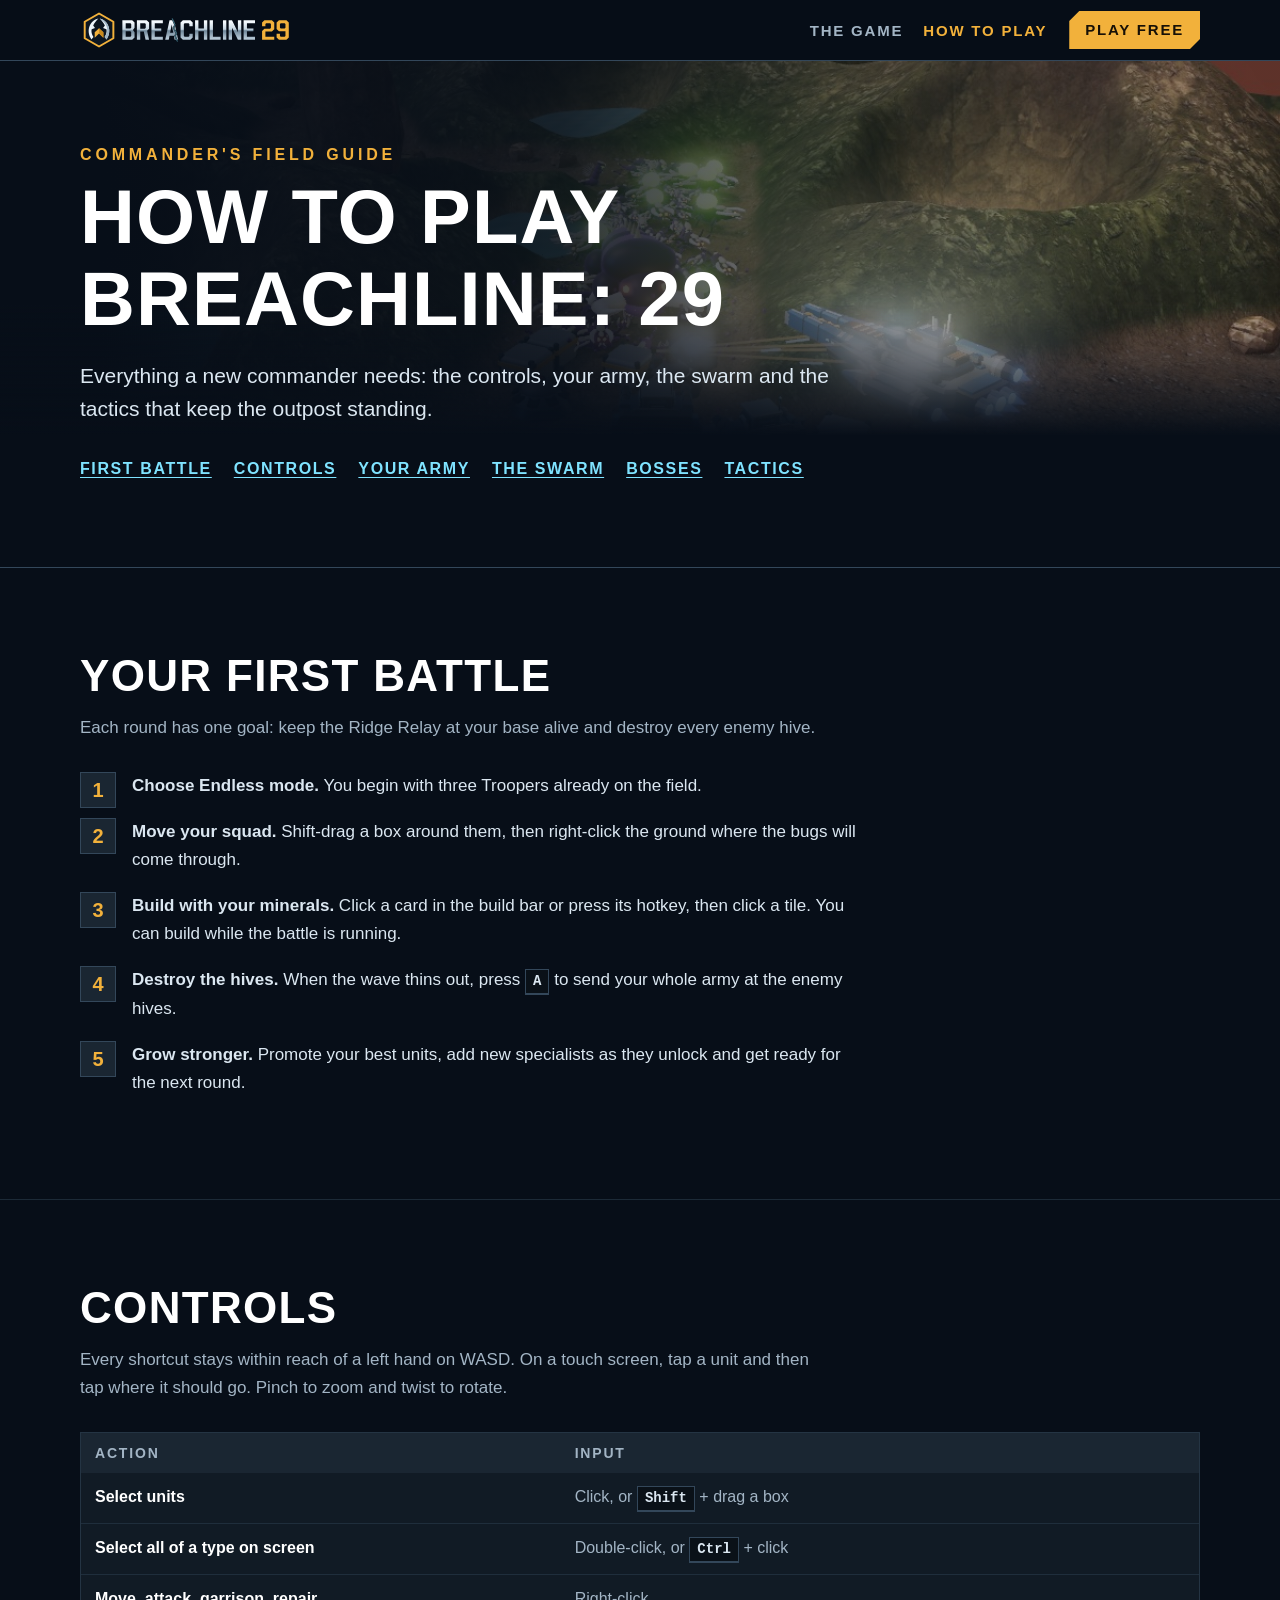
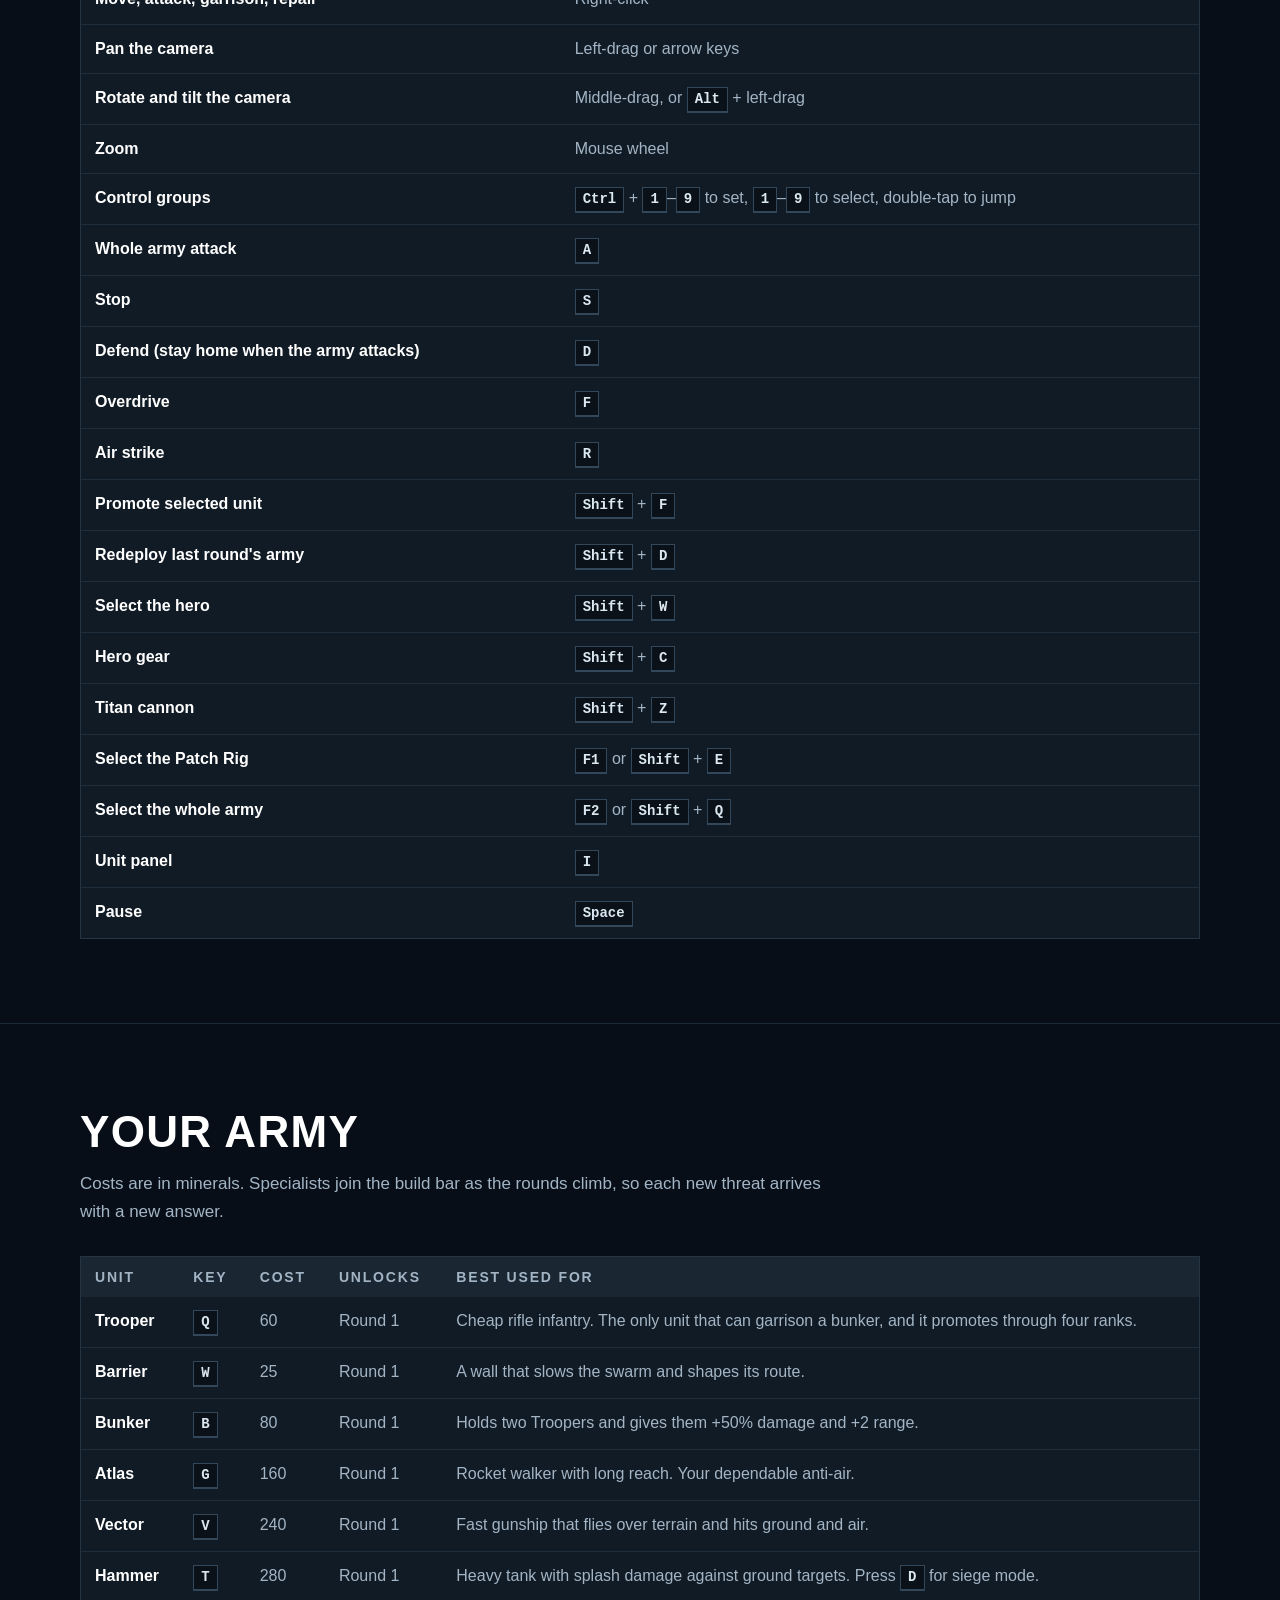
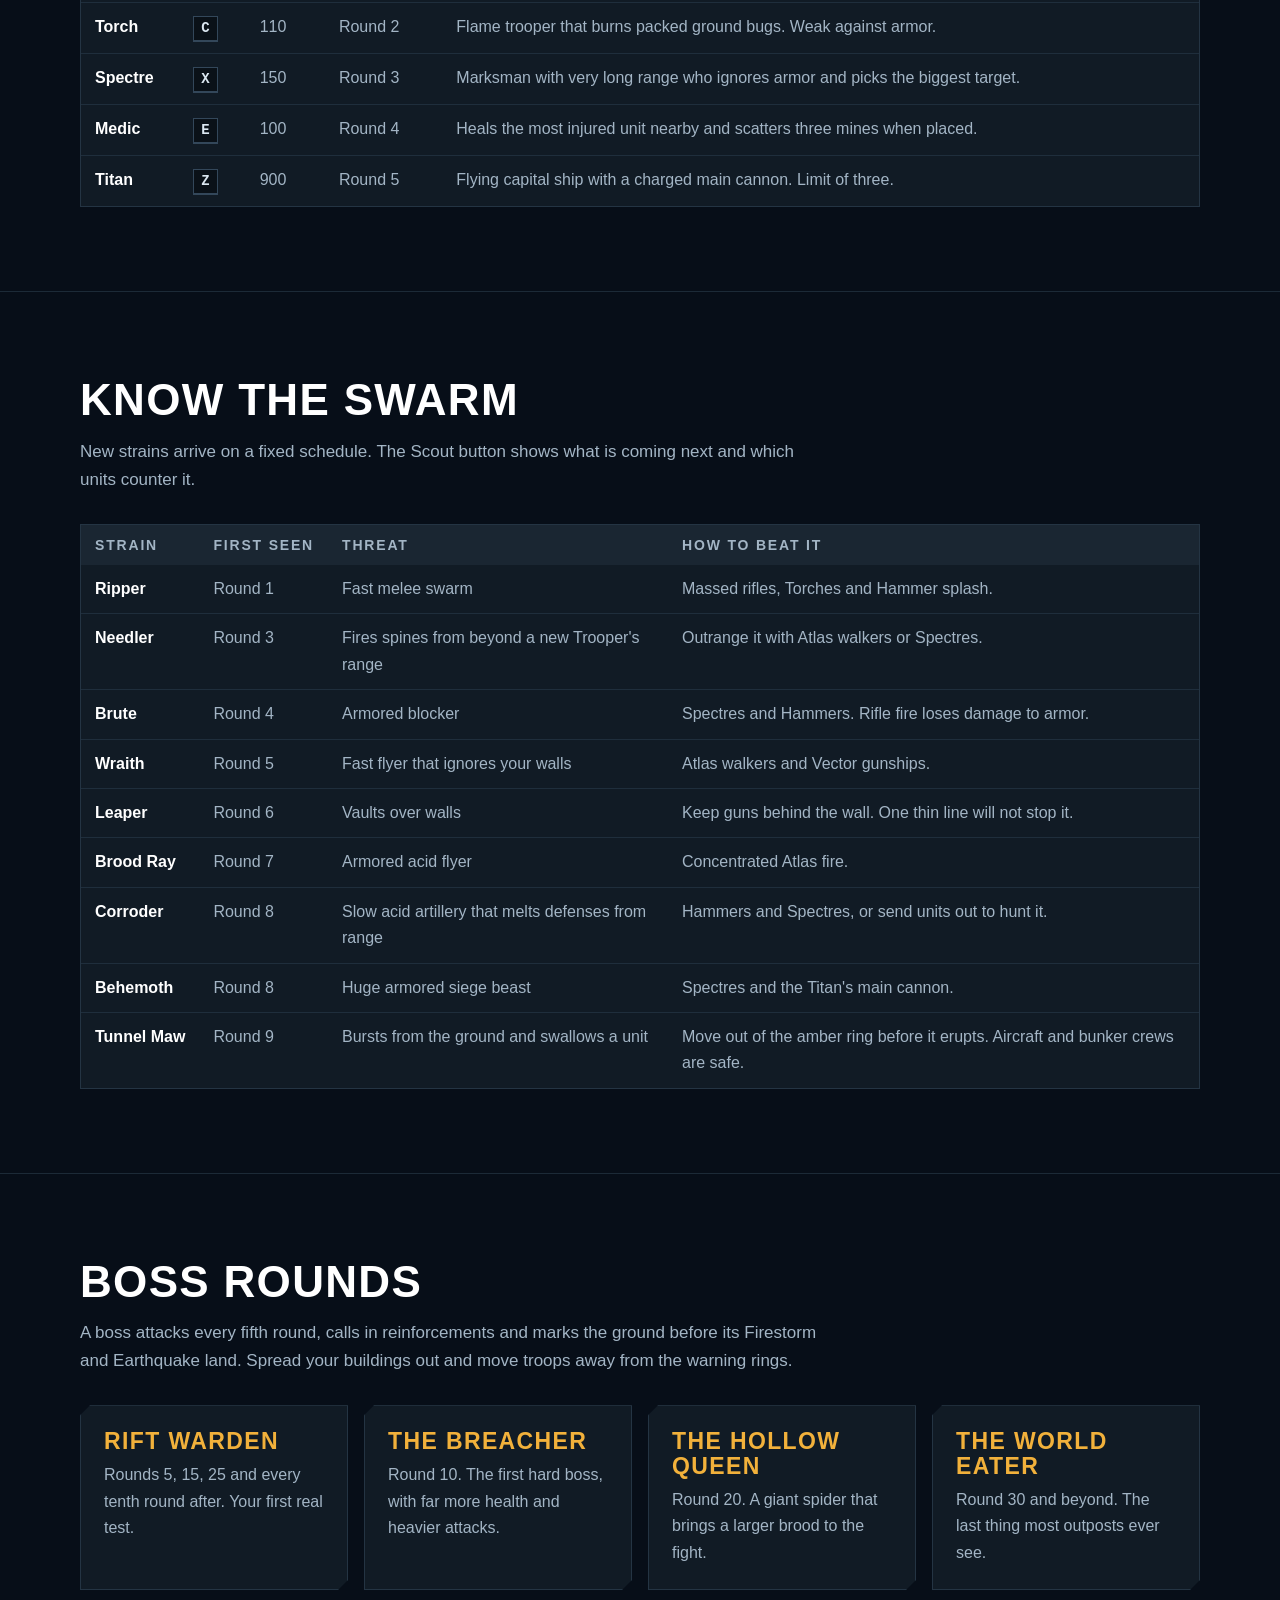
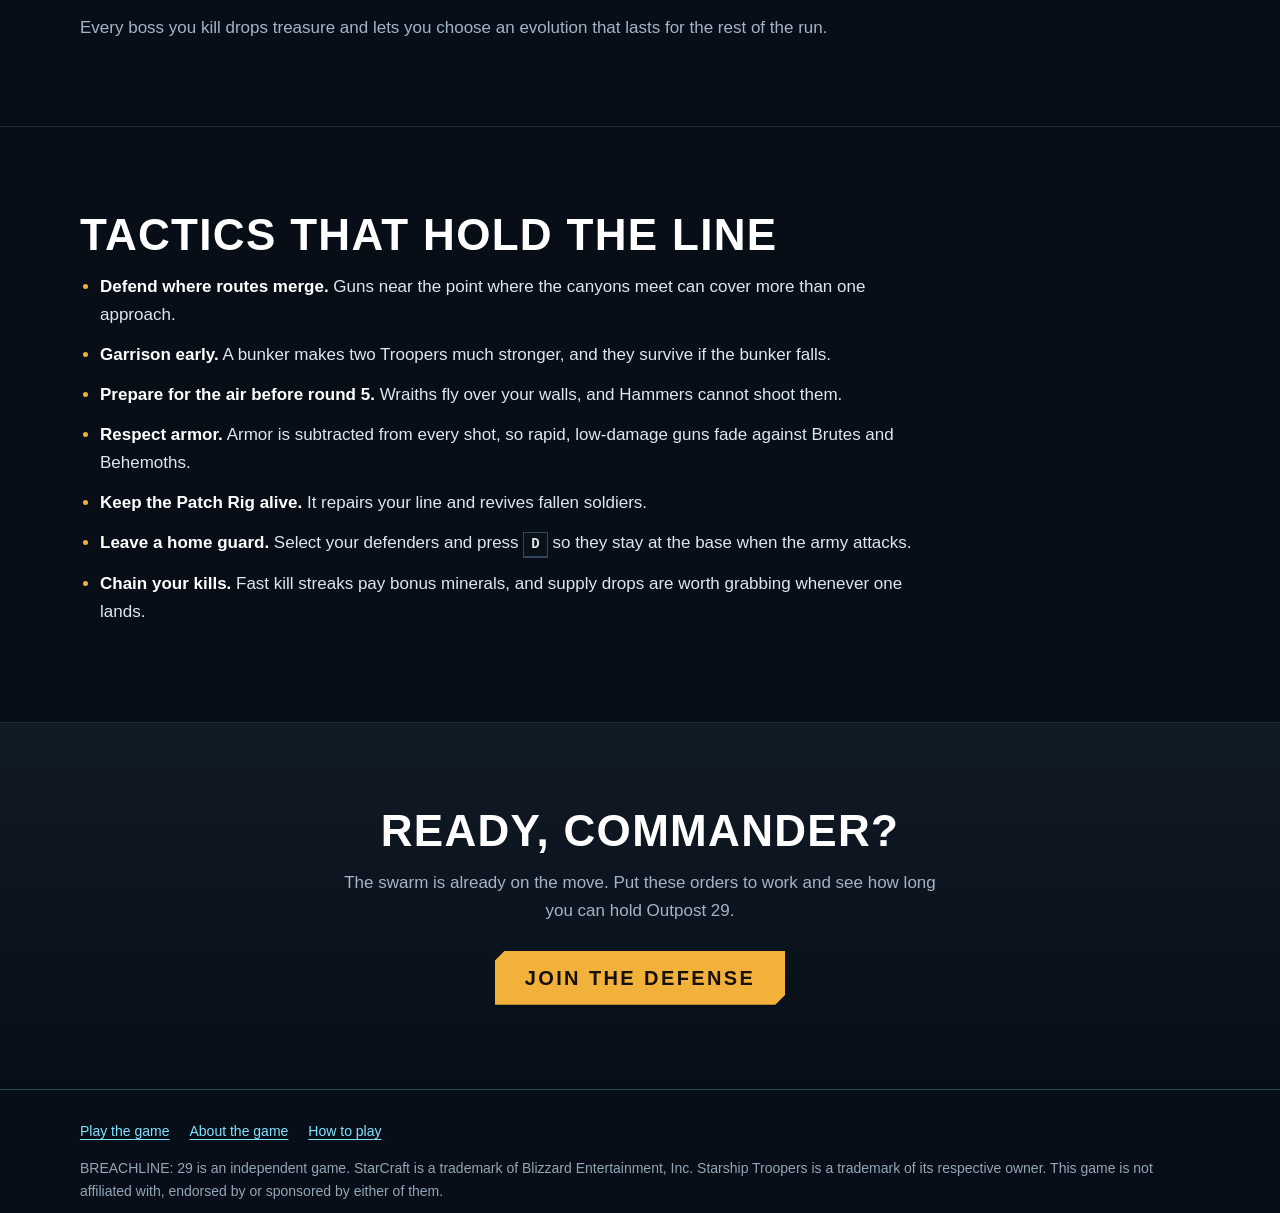
<file: guide.html>
<!DOCTYPE html>
<html lang="en">
<head>
<meta charset="utf-8">
<meta name="viewport" content="width=device-width, initial-scale=1">
<title>How to Play BREACHLINE: 29: Units, Enemies &amp; Strategy Guide</title>
<meta name="description" content="Master BREACHLINE: 29, the free 3D tower defense RTS. Learn the controls, every unit and bug strain, boss rounds and the strategies that hold the line.">
<meta name="robots" content="index, follow, max-image-preview:large, max-snippet:-1, max-video-preview:-1">
<meta name="theme-color" content="#070e18">
<link rel="canonical" href="https://protectyourhome.vercel.app/guide">
<link rel="icon" href="favicon.ico" sizes="32x32">
<link rel="icon" href="favicon.svg" type="image/svg+xml">
<link rel="apple-touch-icon" href="assets/brand/apple-touch-icon-v1.png">
<link rel="manifest" href="site.webmanifest">
<meta property="og:type" content="article">
<meta property="og:locale" content="en_US">
<meta property="og:site_name" content="BREACHLINE: 29">
<meta property="og:title" content="BREACHLINE: 29 Field Guide: Units, Enemies &amp; Strategy">
<meta property="og:description" content="Every unit, every bug strain, every boss and the tactics that keep Outpost 29 standing.">
<meta property="og:url" content="https://protectyourhome.vercel.app/guide">
<meta property="og:image" content="https://protectyourhome.vercel.app/assets/og.jpg">
<meta property="og:image:width" content="1200">
<meta property="og:image:height" content="630">
<meta property="og:image:alt" content="A thin line of troopers, walkers and a gunship holding a canyon barricade against a glowing swarm.">
<meta name="twitter:card" content="summary_large_image">
<meta name="twitter:title" content="BREACHLINE: 29 Field Guide: Units, Enemies &amp; Strategy">
<meta name="twitter:description" content="Every unit, every bug strain, every boss and the tactics that keep Outpost 29 standing.">
<meta name="twitter:image" content="https://protectyourhome.vercel.app/assets/og.jpg">
<meta name="twitter:image:alt" content="A thin line of troopers, walkers and a gunship holding a canyon barricade against a glowing swarm.">
<link rel="stylesheet" href="src/site.css">
<script type="application/ld+json">
{
  "@context": "https://schema.org",
  "@graph": [
    {
      "@type": "Article",
      "@id": "https://protectyourhome.vercel.app/guide#article",
      "headline": "How to Play BREACHLINE: 29: Units, Enemies & Strategy Guide",
      "description": "The controls, units, bug strains, boss rounds and strategies of BREACHLINE: 29, a free 3D tower defense RTS.",
      "image": "https://protectyourhome.vercel.app/assets/og.jpg",
      "dateModified": "2026-11-18",
      "inLanguage": "en",
      "mainEntityOfPage": "https://protectyourhome.vercel.app/guide",
      "about": { "@id": "https://protectyourhome.vercel.app/#game" },
      "isPartOf": { "@id": "https://protectyourhome.vercel.app/#website" },
      "author": { "@id": "https://protectyourhome.vercel.app/#studio" },
      "publisher": { "@id": "https://protectyourhome.vercel.app/#studio" }
    },
    {
      "@type": "BreadcrumbList",
      "itemListElement": [
        { "@type": "ListItem", "position": 1, "name": "Play BREACHLINE: 29", "item": "https://protectyourhome.vercel.app/" },
        { "@type": "ListItem", "position": 2, "name": "How to play", "item": "https://protectyourhome.vercel.app/guide" }
      ]
    }
  ]
}
</script>
</head>
<body>
<a class="skip" href="#main">Skip to content</a>

<header class="bar">
  <div class="wrap bar__in">
    <a class="brand" href="./"><img src="assets/brand/logo-v1.svg" width="1368" height="248" alt="BREACHLINE: 29"></a>
    <nav aria-label="Main">
      <a href="tower-defense-game">The game</a>
      <a href="guide" aria-current="page">How to play</a>
    </nav>
    <a class="cta cta--small" href="./">Play free</a>
  </div>
</header>

<main id="main">
  <section class="hero hero--short">
    <img class="hero__art" src="assets/og.jpg" width="1200" height="630" fetchpriority="high" alt="Troopers and walkers defend a canyon barricade from the swarm in BREACHLINE: 29.">
    <div class="wrap hero__in">
      <p class="eyebrow">Commander's field guide</p>
      <h1>How to play BREACHLINE: 29</h1>
      <p class="lede">Everything a new commander needs: the controls, your army, the swarm and the tactics that keep the outpost standing.</p>
      <ul class="toc" aria-label="On this page">
        <li><a href="#start">First battle</a></li>
        <li><a href="#controls">Controls</a></li>
        <li><a href="#army">Your army</a></li>
        <li><a href="#swarm">The swarm</a></li>
        <li><a href="#bosses">Bosses</a></li>
        <li><a href="#tactics">Tactics</a></li>
      </ul>
    </div>
  </section>

  <section class="block" id="start">
    <div class="wrap">
      <h2>Your first battle</h2>
      <p class="intro">Each round has one goal: keep the Ridge Relay at your base alive and destroy every enemy hive.</p>
      <ol class="steps">
        <li><strong>Choose Endless mode.</strong> You begin with three Troopers already on the field.</li>
        <li><strong>Move your squad.</strong> Shift-drag a box around them, then right-click the ground where the bugs will come through.</li>
        <li><strong>Build with your minerals.</strong> Click a card in the build bar or press its hotkey, then click a tile. You can build while the battle is running.</li>
        <li><strong>Destroy the hives.</strong> When the wave thins out, press <kbd>A</kbd> to send your whole army at the enemy hives.</li>
        <li><strong>Grow stronger.</strong> Promote your best units, add new specialists as they unlock and get ready for the next round.</li>
      </ol>
    </div>
  </section>

  <section class="block" id="controls">
    <div class="wrap">
      <h2>Controls</h2>
      <p class="intro">Every shortcut stays within reach of a left hand on WASD. On a touch screen, tap a unit and then tap where it should go. Pinch to zoom and twist to rotate.</p>
      <div class="scroll" tabindex="0" role="region" aria-label="Controls table">
        <table>
          <caption>Mouse and keyboard controls</caption>
          <thead><tr><th scope="col">Action</th><th scope="col">Input</th></tr></thead>
          <tbody>
            <tr><th scope="row">Select units</th><td>Click, or <kbd>Shift</kbd> + drag a box</td></tr>
            <tr><th scope="row">Select all of a type on screen</th><td>Double-click, or <kbd>Ctrl</kbd> + click</td></tr>
            <tr><th scope="row">Move, attack, garrison, repair</th><td>Right-click</td></tr>
            <tr><th scope="row">Pan the camera</th><td>Left-drag or arrow keys</td></tr>
            <tr><th scope="row">Rotate and tilt the camera</th><td>Middle-drag, or <kbd>Alt</kbd> + left-drag</td></tr>
            <tr><th scope="row">Zoom</th><td>Mouse wheel</td></tr>
            <tr><th scope="row">Control groups</th><td><kbd>Ctrl</kbd> + <kbd>1</kbd>–<kbd>9</kbd> to set, <kbd>1</kbd>–<kbd>9</kbd> to select, double-tap to jump</td></tr>
            <tr><th scope="row">Whole army attack</th><td><kbd>A</kbd></td></tr>
            <tr><th scope="row">Stop</th><td><kbd>S</kbd></td></tr>
            <tr><th scope="row">Defend (stay home when the army attacks)</th><td><kbd>D</kbd></td></tr>
            <tr><th scope="row">Overdrive</th><td><kbd>F</kbd></td></tr>
            <tr><th scope="row">Air strike</th><td><kbd>R</kbd></td></tr>
            <tr><th scope="row">Promote selected unit</th><td><kbd>Shift</kbd> + <kbd>F</kbd></td></tr>
            <tr><th scope="row">Redeploy last round's army</th><td><kbd>Shift</kbd> + <kbd>D</kbd></td></tr>
            <tr><th scope="row">Select the hero</th><td><kbd>Shift</kbd> + <kbd>W</kbd></td></tr>
            <tr><th scope="row">Hero gear</th><td><kbd>Shift</kbd> + <kbd>C</kbd></td></tr>
            <tr><th scope="row">Titan cannon</th><td><kbd>Shift</kbd> + <kbd>Z</kbd></td></tr>
            <tr><th scope="row">Select the Patch Rig</th><td><kbd>F1</kbd> or <kbd>Shift</kbd> + <kbd>E</kbd></td></tr>
            <tr><th scope="row">Select the whole army</th><td><kbd>F2</kbd> or <kbd>Shift</kbd> + <kbd>Q</kbd></td></tr>
            <tr><th scope="row">Unit panel</th><td><kbd>I</kbd></td></tr>
            <tr><th scope="row">Pause</th><td><kbd>Space</kbd></td></tr>
          </tbody>
        </table>
      </div>
    </div>
  </section>

  <section class="block" id="army">
    <div class="wrap">
      <h2>Your army</h2>
      <p class="intro">Costs are in minerals. Specialists join the build bar as the rounds climb, so each new threat arrives with a new answer.</p>
      <div class="scroll" tabindex="0" role="region" aria-label="Army table">
        <table>
          <caption>Units and defenses you can build</caption>
          <thead><tr><th scope="col">Unit</th><th scope="col">Key</th><th scope="col">Cost</th><th scope="col">Unlocks</th><th scope="col">Best used for</th></tr></thead>
          <tbody>
            <tr><th scope="row">Trooper</th><td><kbd>Q</kbd></td><td class="num">60</td><td class="num">Round 1</td><td>Cheap rifle infantry. The only unit that can garrison a bunker, and it promotes through four ranks.</td></tr>
            <tr><th scope="row">Barrier</th><td><kbd>W</kbd></td><td class="num">25</td><td class="num">Round 1</td><td>A wall that slows the swarm and shapes its route.</td></tr>
            <tr><th scope="row">Bunker</th><td><kbd>B</kbd></td><td class="num">80</td><td class="num">Round 1</td><td>Holds two Troopers and gives them +50% damage and +2 range.</td></tr>
            <tr><th scope="row">Atlas</th><td><kbd>G</kbd></td><td class="num">160</td><td class="num">Round 1</td><td>Rocket walker with long reach. Your dependable anti-air.</td></tr>
            <tr><th scope="row">Vector</th><td><kbd>V</kbd></td><td class="num">240</td><td class="num">Round 1</td><td>Fast gunship that flies over terrain and hits ground and air.</td></tr>
            <tr><th scope="row">Hammer</th><td><kbd>T</kbd></td><td class="num">280</td><td class="num">Round 1</td><td>Heavy tank with splash damage against ground targets. Press <kbd>D</kbd> for siege mode.</td></tr>
            <tr><th scope="row">Torch</th><td><kbd>C</kbd></td><td class="num">110</td><td class="num">Round 2</td><td>Flame trooper that burns packed ground bugs. Weak against armor.</td></tr>
            <tr><th scope="row">Spectre</th><td><kbd>X</kbd></td><td class="num">150</td><td class="num">Round 3</td><td>Marksman with very long range who ignores armor and picks the biggest target.</td></tr>
            <tr><th scope="row">Medic</th><td><kbd>E</kbd></td><td class="num">100</td><td class="num">Round 4</td><td>Heals the most injured unit nearby and scatters three mines when placed.</td></tr>
            <tr><th scope="row">Titan</th><td><kbd>Z</kbd></td><td class="num">900</td><td class="num">Round 5</td><td>Flying capital ship with a charged main cannon. Limit of three.</td></tr>
          </tbody>
        </table>
      </div>
    </div>
  </section>

  <section class="block" id="swarm">
    <div class="wrap">
      <h2>Know the swarm</h2>
      <p class="intro">New strains arrive on a fixed schedule. The Scout button shows what is coming next and which units counter it.</p>
      <div class="scroll" tabindex="0" role="region" aria-label="Swarm table">
        <table>
          <caption>Bug strains, when they first appear and how to beat them</caption>
          <thead><tr><th scope="col">Strain</th><th scope="col">First seen</th><th scope="col">Threat</th><th scope="col">How to beat it</th></tr></thead>
          <tbody>
            <tr><th scope="row">Ripper</th><td class="num">Round 1</td><td>Fast melee swarm</td><td>Massed rifles, Torches and Hammer splash.</td></tr>
            <tr><th scope="row">Needler</th><td class="num">Round 3</td><td>Fires spines from beyond a new Trooper's range</td><td>Outrange it with Atlas walkers or Spectres.</td></tr>
            <tr><th scope="row">Brute</th><td class="num">Round 4</td><td>Armored blocker</td><td>Spectres and Hammers. Rifle fire loses damage to armor.</td></tr>
            <tr><th scope="row">Wraith</th><td class="num">Round 5</td><td>Fast flyer that ignores your walls</td><td>Atlas walkers and Vector gunships.</td></tr>
            <tr><th scope="row">Leaper</th><td class="num">Round 6</td><td>Vaults over walls</td><td>Keep guns behind the wall. One thin line will not stop it.</td></tr>
            <tr><th scope="row">Brood Ray</th><td class="num">Round 7</td><td>Armored acid flyer</td><td>Concentrated Atlas fire.</td></tr>
            <tr><th scope="row">Corroder</th><td class="num">Round 8</td><td>Slow acid artillery that melts defenses from range</td><td>Hammers and Spectres, or send units out to hunt it.</td></tr>
            <tr><th scope="row">Behemoth</th><td class="num">Round 8</td><td>Huge armored siege beast</td><td>Spectres and the Titan's main cannon.</td></tr>
            <tr><th scope="row">Tunnel Maw</th><td class="num">Round 9</td><td>Bursts from the ground and swallows a unit</td><td>Move out of the amber ring before it erupts. Aircraft and bunker crews are safe.</td></tr>
          </tbody>
        </table>
      </div>
    </div>
  </section>

  <section class="block" id="bosses">
    <div class="wrap">
      <h2>Boss rounds</h2>
      <p class="intro">A boss attacks every fifth round, calls in reinforcements and marks the ground before its Firestorm and Earthquake land. Spread your buildings out and move troops away from the warning rings.</p>
      <div class="grid grid--four">
        <article class="card"><h3>Rift Warden</h3><p>Rounds 5, 15, 25 and every tenth round after. Your first real test.</p></article>
        <article class="card"><h3>The Breacher</h3><p>Round 10. The first hard boss, with far more health and heavier attacks.</p></article>
        <article class="card"><h3>The Hollow Queen</h3><p>Round 20. A giant spider that brings a larger brood to the fight.</p></article>
        <article class="card"><h3>The World Eater</h3><p>Round 30 and beyond. The last thing most outposts ever see.</p></article>
      </div>
      <p class="intro" style="margin:24px 0 0">Every boss you kill drops treasure and lets you choose an evolution that lasts for the rest of the run.</p>
    </div>
  </section>

  <section class="block" id="tactics">
    <div class="wrap">
      <h2>Tactics that hold the line</h2>
      <ul class="tips">
        <li><strong>Defend where routes merge.</strong> Guns near the point where the canyons meet can cover more than one approach.</li>
        <li><strong>Garrison early.</strong> A bunker makes two Troopers much stronger, and they survive if the bunker falls.</li>
        <li><strong>Prepare for the air before round 5.</strong> Wraiths fly over your walls, and Hammers cannot shoot them.</li>
        <li><strong>Respect armor.</strong> Armor is subtracted from every shot, so rapid, low-damage guns fade against Brutes and Behemoths.</li>
        <li><strong>Keep the Patch Rig alive.</strong> It repairs your line and revives fallen soldiers.</li>
        <li><strong>Leave a home guard.</strong> Select your defenders and press <kbd>D</kbd> so they stay at the base when the army attacks.</li>
        <li><strong>Chain your kills.</strong> Fast kill streaks pay bonus minerals, and supply drops are worth grabbing whenever one lands.</li>
      </ul>
    </div>
  </section>

  <section class="block closing">
    <div class="wrap">
      <h2>Ready, commander?</h2>
      <p>The swarm is already on the move. Put these orders to work and see how long you can hold Outpost 29.</p>
      <a class="cta" href="./">Join the defense</a>
    </div>
  </section>
</main>

<footer class="foot">
  <div class="wrap">
    <nav aria-label="Footer">
      <a href="./">Play the game</a>
      <a href="tower-defense-game">About the game</a>
      <a href="guide">How to play</a>
    </nav>
    <p>BREACHLINE: 29 is an independent game. StarCraft is a trademark of Blizzard Entertainment, Inc. Starship Troopers is a trademark of its respective owner. This game is not affiliated with, endorsed by or sponsored by either of them.</p>
  </div>
</footer>
</body>
</html>
</file>
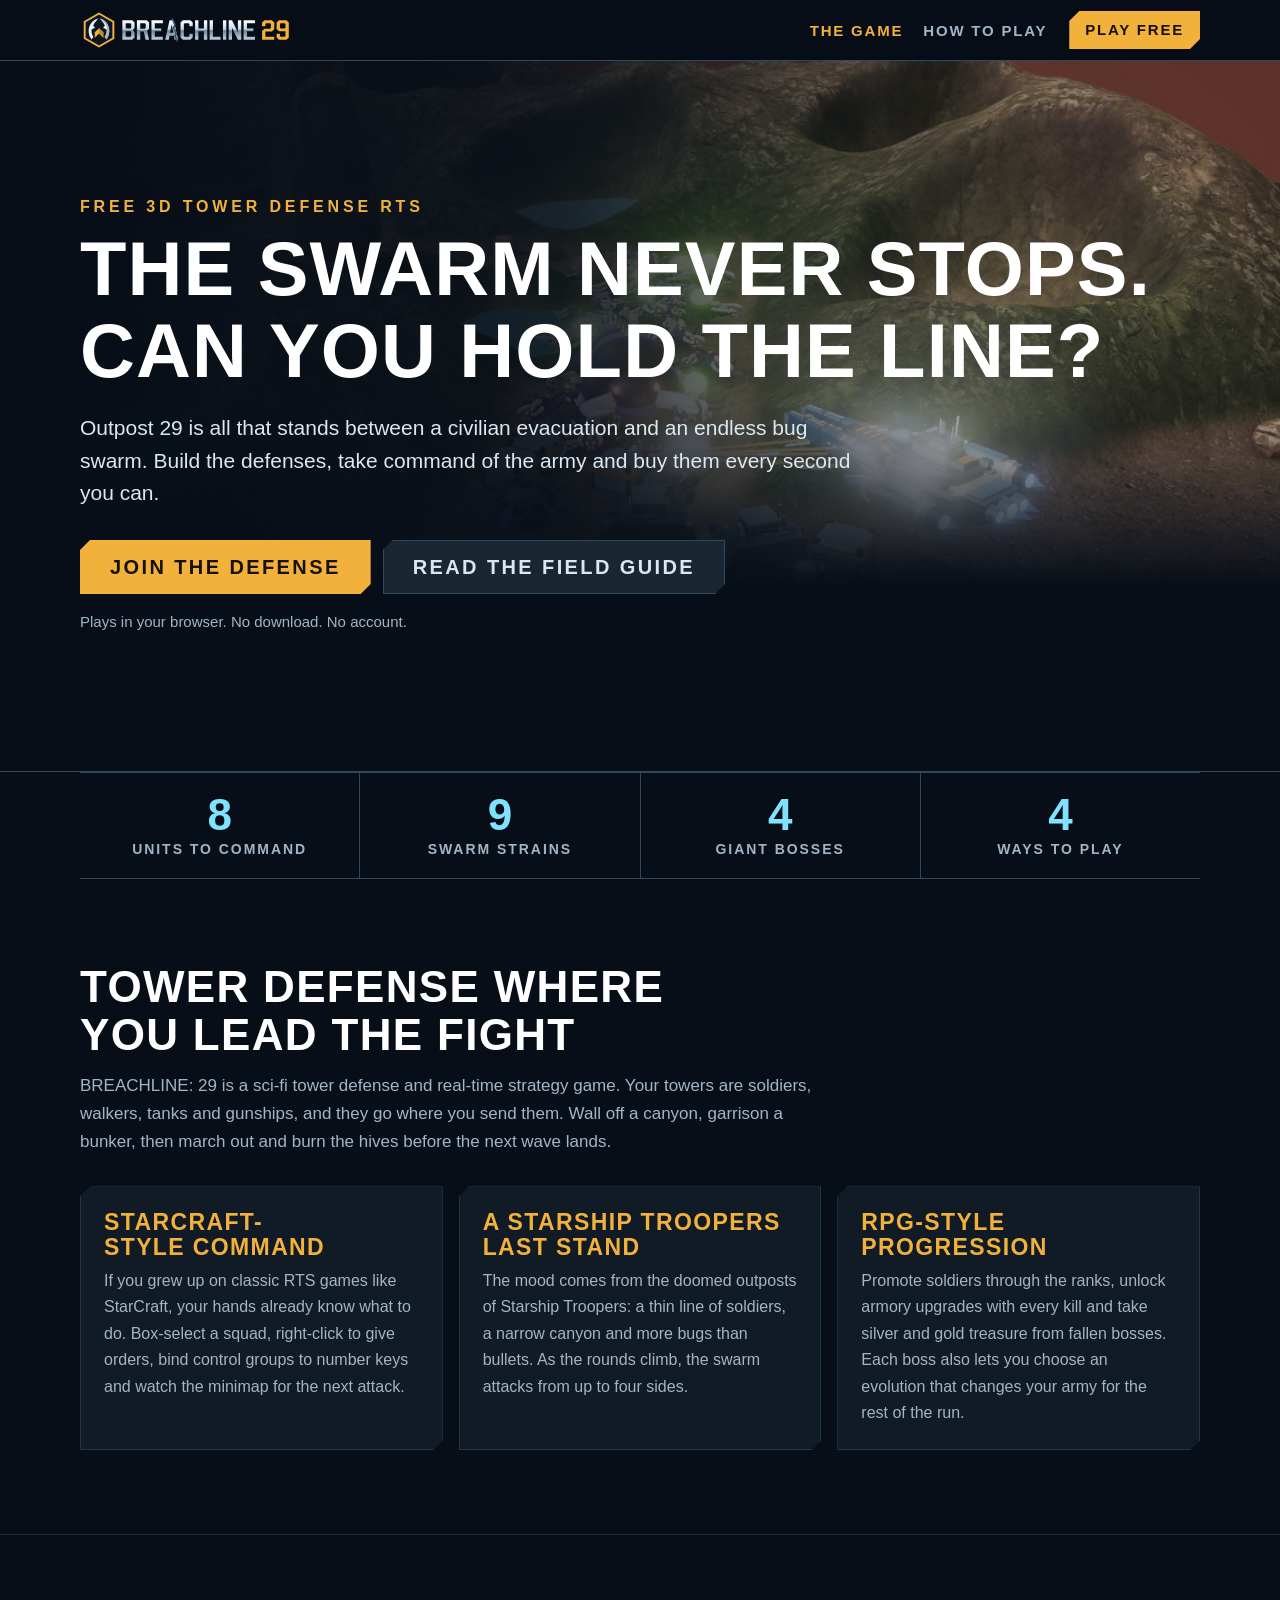
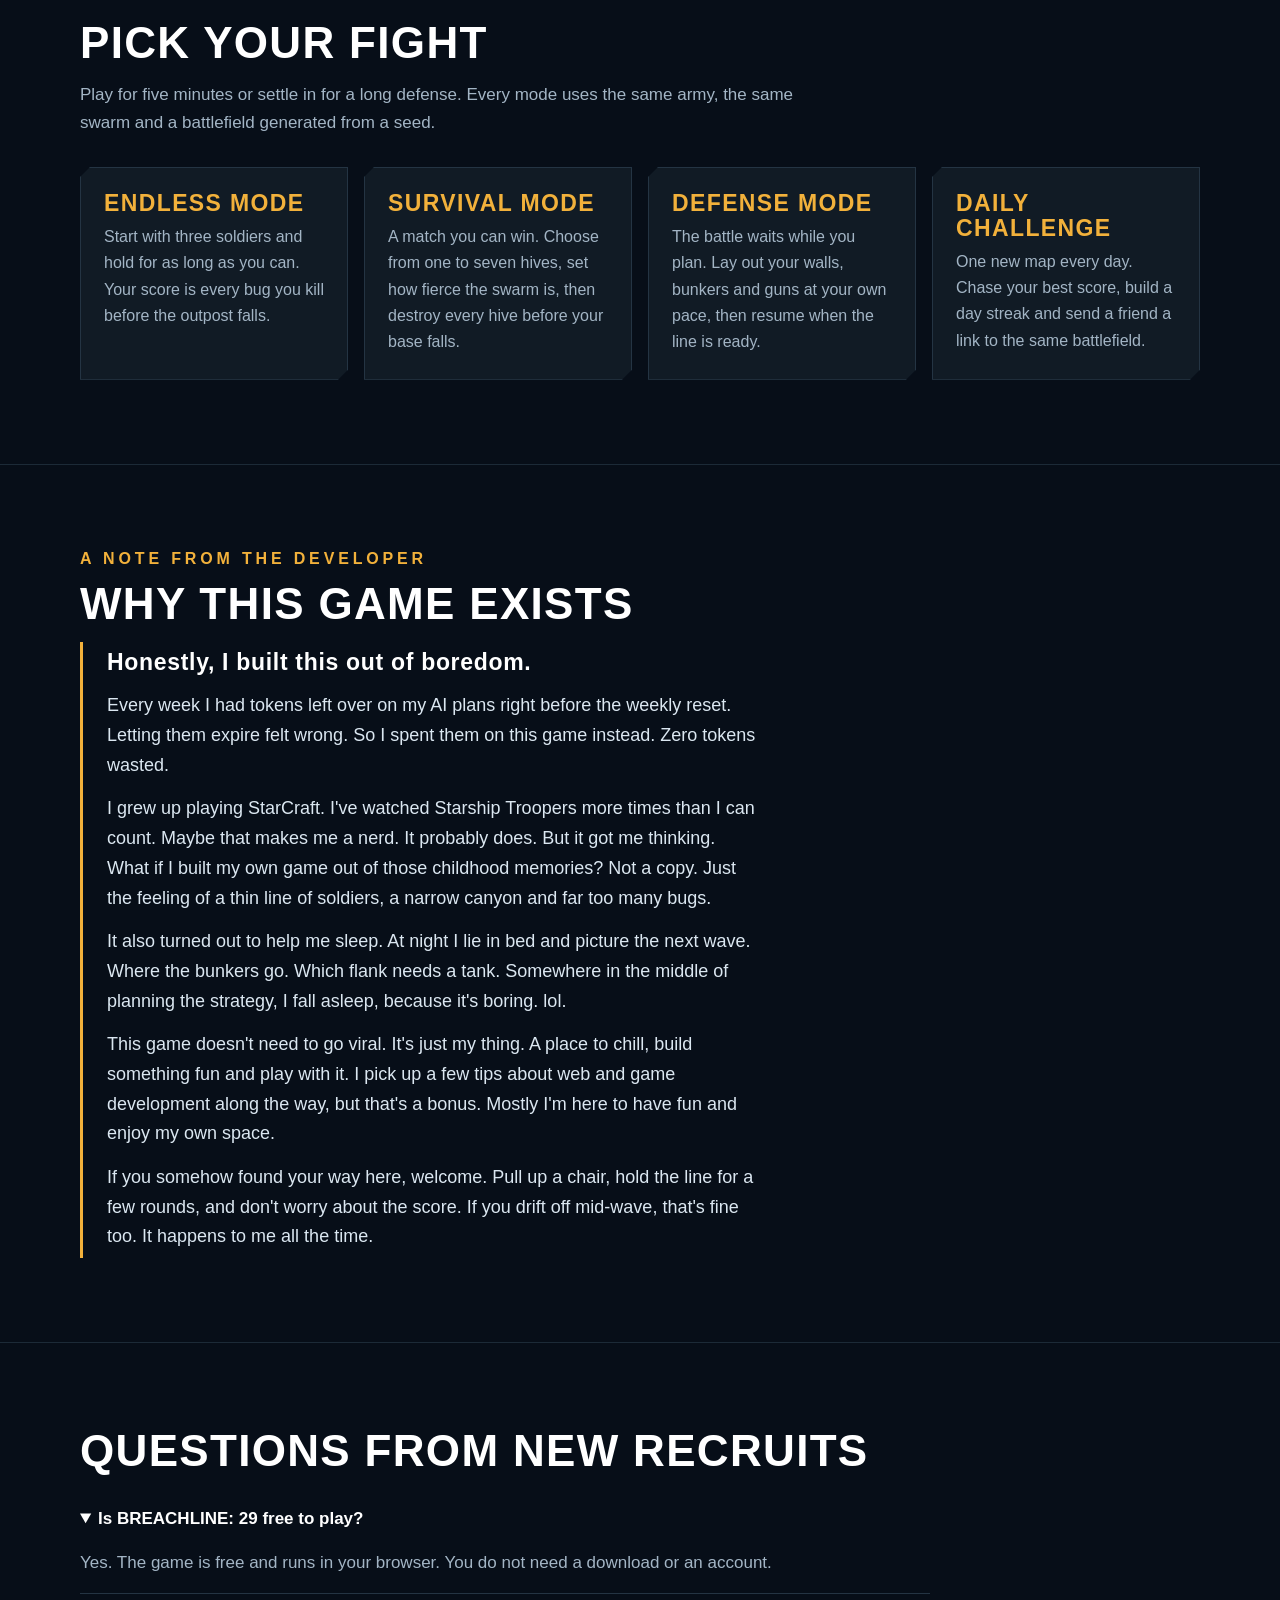
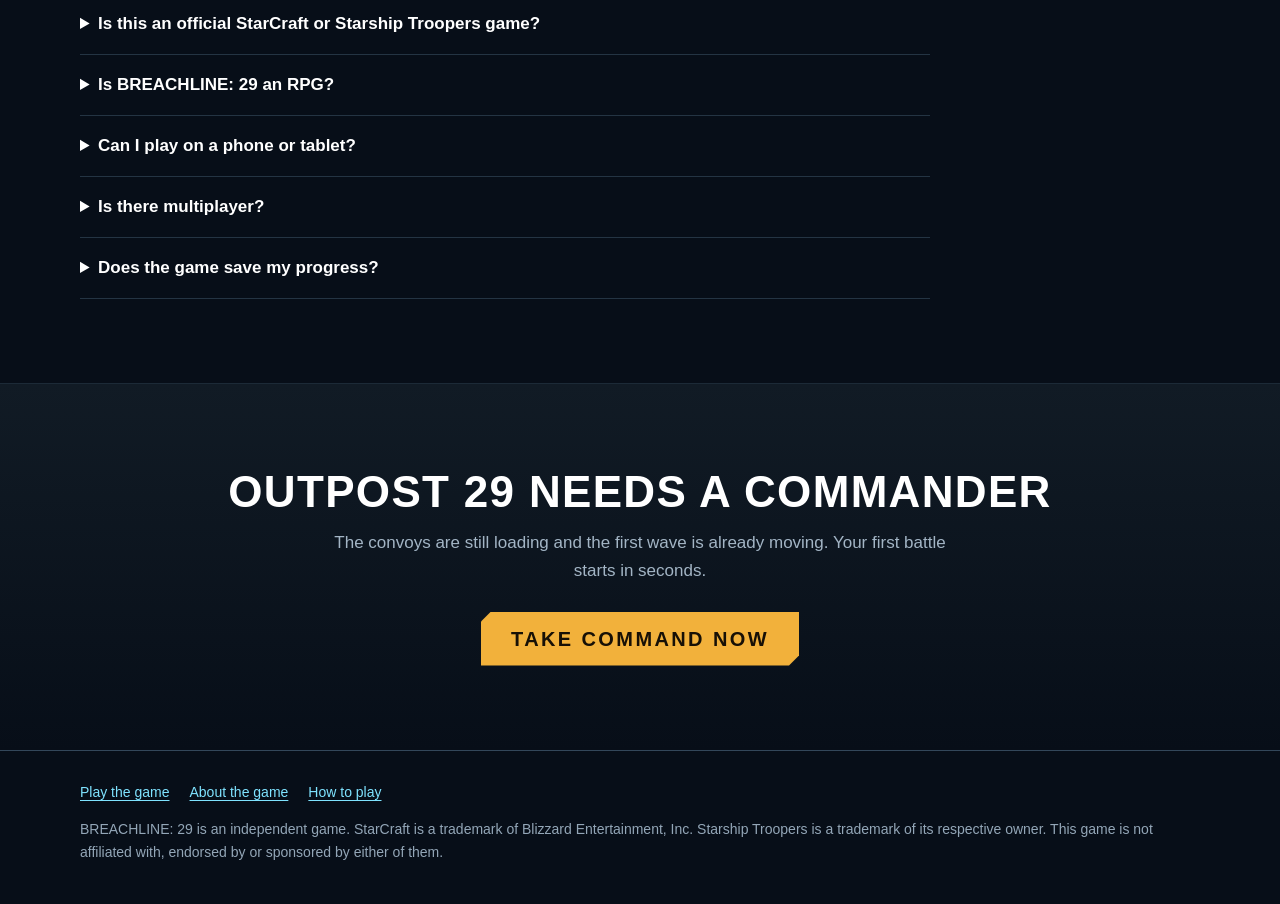
<file: tower-defense-game.html>
<!DOCTYPE html>
<html lang="en">
<head>
<meta charset="utf-8">
<meta name="viewport" content="width=device-width, initial-scale=1">
<title>Tower Defense Game Inspired by StarCraft &amp; Starship Troopers</title>
<meta name="description" content="BREACHLINE: 29 is a free 3D tower defense RTS inspired by StarCraft and Starship Troopers, with RPG-style upgrades. Play now in your browser, no download.">
<meta name="robots" content="index, follow, max-image-preview:large, max-snippet:-1, max-video-preview:-1">
<meta name="theme-color" content="#070e18">
<link rel="canonical" href="https://protectyourhome.vercel.app/tower-defense-game">
<link rel="icon" href="favicon.ico" sizes="32x32">
<link rel="icon" href="favicon.svg" type="image/svg+xml">
<link rel="apple-touch-icon" href="assets/brand/apple-touch-icon-v1.png">
<link rel="manifest" href="site.webmanifest">
<meta property="og:type" content="website">
<meta property="og:locale" content="en_US">
<meta property="og:site_name" content="BREACHLINE: 29">
<meta property="og:title" content="Free Tower Defense Game Inspired by StarCraft &amp; Starship Troopers">
<meta property="og:description" content="Build the line, command your army and hold back an endless bug swarm. Free in your browser, no download. How long can you last?">
<meta property="og:url" content="https://protectyourhome.vercel.app/tower-defense-game">
<meta property="og:image" content="https://protectyourhome.vercel.app/assets/og.jpg">
<meta property="og:image:width" content="1200">
<meta property="og:image:height" content="630">
<meta property="og:image:alt" content="A thin line of troopers, walkers and a gunship holding a canyon barricade against a glowing swarm.">
<meta name="twitter:card" content="summary_large_image">
<meta name="twitter:title" content="Free Tower Defense Game Inspired by StarCraft &amp; Starship Troopers">
<meta name="twitter:description" content="Build the line, command your army and hold back an endless bug swarm. Free in your browser, no download.">
<meta name="twitter:image" content="https://protectyourhome.vercel.app/assets/og.jpg">
<meta name="twitter:image:alt" content="A thin line of troopers, walkers and a gunship holding a canyon barricade against a glowing swarm.">
<link rel="stylesheet" href="src/site.css">
<script type="application/ld+json">
{
  "@context": "https://schema.org",
  "@graph": [
    {
      "@type": "WebPage",
      "@id": "https://protectyourhome.vercel.app/tower-defense-game#page",
      "url": "https://protectyourhome.vercel.app/tower-defense-game",
      "name": "Tower Defense Game Inspired by StarCraft & Starship Troopers",
      "description": "BREACHLINE: 29 is a free 3D tower defense RTS inspired by StarCraft and Starship Troopers, with RPG-style upgrades.",
      "inLanguage": "en",
      "isPartOf": { "@id": "https://protectyourhome.vercel.app/#website" },
      "about": { "@id": "https://protectyourhome.vercel.app/#game" },
      "primaryImageOfPage": "https://protectyourhome.vercel.app/assets/og.jpg",
      "breadcrumb": { "@id": "https://protectyourhome.vercel.app/tower-defense-game#breadcrumb" }
    },
    {
      "@type": "BreadcrumbList",
      "@id": "https://protectyourhome.vercel.app/tower-defense-game#breadcrumb",
      "itemListElement": [
        { "@type": "ListItem", "position": 1, "name": "Play BREACHLINE: 29", "item": "https://protectyourhome.vercel.app/" },
        { "@type": "ListItem", "position": 2, "name": "About the game", "item": "https://protectyourhome.vercel.app/tower-defense-game" }
      ]
    },
    {
      "@type": "FAQPage",
      "@id": "https://protectyourhome.vercel.app/tower-defense-game#faq",
      "mainEntity": [
        { "@type": "Question", "name": "Is BREACHLINE: 29 free to play?", "acceptedAnswer": { "@type": "Answer", "text": "Yes. The game is free and runs in your browser. You do not need a download or an account." } },
        { "@type": "Question", "name": "Is this an official StarCraft or Starship Troopers game?", "acceptedAnswer": { "@type": "Answer", "text": "No. BREACHLINE: 29 is an independent game with its own world, units and story. Its RTS controls and last-stand mood are inspired by those classics, but it is not connected to their owners." } },
        { "@type": "Question", "name": "Is BREACHLINE: 29 an RPG?", "acceptedAnswer": { "@type": "Answer", "text": "It is a tower defense and real-time strategy hybrid with RPG-style progression. You promote units through ranks, earn armory upgrades from kills, collect boss treasure and choose evolutions that last for the whole run." } },
        { "@type": "Question", "name": "Can I play on a phone or tablet?", "acceptedAnswer": { "@type": "Answer", "text": "Yes. Tap a unit, then tap the ground or an enemy to give an order. Pinch to zoom and twist to rotate the camera. A mouse and keyboard give you the full set of RTS shortcuts." } },
        { "@type": "Question", "name": "Is there multiplayer?", "acceptedAnswer": { "@type": "Answer", "text": "The battle is single-player, but you can compete with friends. After a run you can send a challenge link that opens the same map, and the daily challenge gives everyone the same battlefield." } },
        { "@type": "Question", "name": "Does the game save my progress?", "acceptedAnswer": { "@type": "Answer", "text": "Yes. Your run is saved in your browser at the start of each round, so you can continue later on the same device. Achievements and cosmetic rewards carry across runs." } }
      ]
    }
  ]
}
</script>
</head>
<body>
<a class="skip" href="#main">Skip to content</a>

<header class="bar">
  <div class="wrap bar__in">
    <a class="brand" href="./"><img src="assets/brand/logo-v1.svg" width="1368" height="248" alt="BREACHLINE: 29"></a>
    <nav aria-label="Main">
      <a href="tower-defense-game" aria-current="page">The game</a>
      <a href="guide">How to play</a>
    </nav>
    <a class="cta cta--small" href="./">Play free</a>
  </div>
</header>

<main id="main">
  <section class="hero">
    <img class="hero__art" src="assets/og.jpg" width="1200" height="630" fetchpriority="high" alt="Troopers, walkers and a gunship hold a canyon barricade against a glowing bug swarm in BREACHLINE: 29.">
    <div class="wrap hero__in">
      <p class="eyebrow">Free 3D tower defense RTS</p>
      <h1>The swarm never stops. Can you hold the line?</h1>
      <p class="lede">Outpost 29 is all that stands between a civilian evacuation and an endless bug swarm. Build the defenses, take command of the army and buy them every second you can.</p>
      <div class="actions">
        <a class="cta" href="./">Join the defense</a>
        <a class="cta cta--quiet" href="guide">Read the field guide</a>
      </div>
      <p class="assure">Plays in your browser. No download. No account.</p>
    </div>
  </section>

  <dl class="tally wrap" aria-label="What is in the game">
    <div><dt>Units to command</dt><dd>8</dd></div>
    <div><dt>Swarm strains</dt><dd>9</dd></div>
    <div><dt>Giant bosses</dt><dd>4</dd></div>
    <div><dt>Ways to play</dt><dd>4</dd></div>
  </dl>

  <section class="block">
    <div class="wrap">
      <h2>Tower defense where you lead the fight</h2>
      <p class="intro">BREACHLINE: 29 is a sci-fi tower defense and real-time strategy game. Your towers are soldiers, walkers, tanks and gunships, and they go where you send them. Wall off a canyon, garrison a bunker, then march out and burn the hives before the next wave lands.</p>
      <div class="grid">
        <article class="card">
          <h3>StarCraft-style command</h3>
          <p>If you grew up on classic RTS games like StarCraft, your hands already know what to do. Box-select a squad, right-click to give orders, bind control groups to number keys and watch the minimap for the next attack.</p>
        </article>
        <article class="card">
          <h3>A Starship Troopers last stand</h3>
          <p>The mood comes from the doomed outposts of Starship Troopers: a thin line of soldiers, a narrow canyon and more bugs than bullets. As the rounds climb, the swarm attacks from up to four sides.</p>
        </article>
        <article class="card">
          <h3>RPG-style progression</h3>
          <p>Promote soldiers through the ranks, unlock armory upgrades with every kill and take silver and gold treasure from fallen bosses. Each boss also lets you choose an evolution that changes your army for the rest of the run.</p>
        </article>
      </div>
    </div>
  </section>

  <section class="block">
    <div class="wrap">
      <h2>Pick your fight</h2>
      <p class="intro">Play for five minutes or settle in for a long defense. Every mode uses the same army, the same swarm and a battlefield generated from a seed.</p>
      <div class="grid grid--four">
        <article class="card">
          <h3>Endless mode</h3>
          <p>Start with three soldiers and hold for as long as you can. Your score is every bug you kill before the outpost falls.</p>
        </article>
        <article class="card">
          <h3>Survival mode</h3>
          <p>A match you can win. Choose from one to seven hives, set how fierce the swarm is, then destroy every hive before your base falls.</p>
        </article>
        <article class="card">
          <h3>Defense mode</h3>
          <p>The battle waits while you plan. Lay out your walls, bunkers and guns at your own pace, then resume when the line is ready.</p>
        </article>
        <article class="card">
          <h3>Daily challenge</h3>
          <p>One new map every day. Chase your best score, build a day streak and send a friend a link to the same battlefield.</p>
        </article>
      </div>
    </div>
  </section>

  <section class="block" id="story">
    <div class="wrap">
      <p class="eyebrow">A note from the developer</p>
      <h2>Why this game exists</h2>
      <div class="story">
        <p>Honestly, I built this out of boredom.</p>
        <p>Every week I had tokens left over on my AI plans right before the weekly reset. Letting them expire felt wrong. So I spent them on this game instead. Zero tokens wasted.</p>
        <p>I grew up playing StarCraft. I've watched Starship Troopers more times than I can count. Maybe that makes me a nerd. It probably does. But it got me thinking. What if I built my own game out of those childhood memories? Not a copy. Just the feeling of a thin line of soldiers, a narrow canyon and far too many bugs.</p>
        <p>It also turned out to help me sleep. At night I lie in bed and picture the next wave. Where the bunkers go. Which flank needs a tank. Somewhere in the middle of planning the strategy, I fall asleep, because it's boring. lol.</p>
        <p>This game doesn't need to go viral. It's just my thing. A place to chill, build something fun and play with it. I pick up a few tips about web and game development along the way, but that's a bonus. Mostly I'm here to have fun and enjoy my own space.</p>
        <p>If you somehow found your way here, welcome. Pull up a chair, hold the line for a few rounds, and don't worry about the score. If you drift off mid-wave, that's fine too. It happens to me all the time.</p>
      </div>
    </div>
  </section>

  <section class="block">
    <div class="wrap">
      <h2>Questions from new recruits</h2>
      <div class="faq">
        <details open><summary>Is BREACHLINE: 29 free to play?</summary><p>Yes. The game is free and runs in your browser. You do not need a download or an account.</p></details>
        <details><summary>Is this an official StarCraft or Starship Troopers game?</summary><p>No. BREACHLINE: 29 is an independent game with its own world, units and story. Its RTS controls and last-stand mood are inspired by those classics, but it is not connected to their owners.</p></details>
        <details><summary>Is BREACHLINE: 29 an RPG?</summary><p>It is a tower defense and real-time strategy hybrid with RPG-style progression. You promote units through ranks, earn armory upgrades from kills, collect boss treasure and choose evolutions that last for the whole run.</p></details>
        <details><summary>Can I play on a phone or tablet?</summary><p>Yes. Tap a unit, then tap the ground or an enemy to give an order. Pinch to zoom and twist to rotate the camera. A mouse and keyboard give you the full set of RTS shortcuts.</p></details>
        <details><summary>Is there multiplayer?</summary><p>The battle is single-player, but you can compete with friends. After a run you can send a challenge link that opens the same map, and the daily challenge gives everyone the same battlefield.</p></details>
        <details><summary>Does the game save my progress?</summary><p>Yes. Your run is saved in your browser at the start of each round, so you can continue later on the same device. Achievements and cosmetic rewards carry across runs.</p></details>
      </div>
    </div>
  </section>

  <section class="block closing">
    <div class="wrap">
      <h2>Outpost 29 needs a commander</h2>
      <p>The convoys are still loading and the first wave is already moving. Your first battle starts in seconds.</p>
      <a class="cta" href="./">Take command now</a>
    </div>
  </section>
</main>

<footer class="foot">
  <div class="wrap">
    <nav aria-label="Footer">
      <a href="./">Play the game</a>
      <a href="tower-defense-game">About the game</a>
      <a href="guide">How to play</a>
    </nav>
    <p>BREACHLINE: 29 is an independent game. StarCraft is a trademark of Blizzard Entertainment, Inc. Starship Troopers is a trademark of its respective owner. This game is not affiliated with, endorsed by or sponsored by either of them.</p>
  </div>
</footer>
</body>
</html>
</file>
<file: src/site.css>
/*
 * The public pages around the game (tower-defense-game.html, guide.html).
 * Same steel console as the start menu, but light enough to load before the game does.
 */
:root {
  color-scheme: dark;
  --display: "Bahnschrift", "DIN Condensed", "DIN Alternate", "Avenir Next Condensed", "Arial Narrow", sans-serif;
  --body: -apple-system, BlinkMacSystemFont, "Segoe UI", Roboto, "Helvetica Neue", Arial, sans-serif;
  --bg: #070e18;
  --plate: #111b25;
  --plate-high: #1a2632;
  --edge: #33475a;
  --ink: #dbe7f1;
  --dim: #a3b5c5;
  --ice: #7fe3ff;
  --amber: #f2b13b;
  --cut: polygon(10px 0, 100% 0, 100% calc(100% - 10px), calc(100% - 10px) 100%, 0 100%, 0 10px);
}

* { box-sizing: border-box; }
html { scroll-behavior: smooth; scroll-padding-top: 76px; -webkit-text-size-adjust: 100%; }
body { margin: 0; background: var(--bg); color: var(--ink); font: 17px/1.65 var(--body); overflow-x: hidden; }
img { display: block; max-width: 100%; height: auto; }
a { color: var(--ice); text-underline-offset: 3px; }
a:hover { color: #c5f2ff; }
:focus-visible { outline: 2px solid var(--amber); outline-offset: 3px; }

.skip { position: absolute; left: 16px; top: -60px; z-index: 30; padding: 8px 14px; background: var(--amber); color: #171006; font-weight: 700; }
.skip:focus { top: 10px; color: #171006; }

.wrap { width: min(1120px, 100% - 32px); margin-inline: auto; }

/* ---------------- top bar ---------------- */
.bar { position: sticky; top: 0; z-index: 20; background: #070e18f2; border-bottom: 1px solid var(--edge); }
.bar__in { display: flex; align-items: center; gap: 22px; min-height: 60px; }
.brand { flex: 0 1 auto; min-width: 0; margin-right: auto; }
.brand img { width: auto; height: 38px; }
.bar nav { display: flex; gap: 20px; }
.bar nav a { color: var(--dim); font: 600 15px/1 var(--display); letter-spacing: .12em; text-decoration: none; text-transform: uppercase; white-space: nowrap; }
.bar nav a:hover, .bar nav a[aria-current] { color: var(--amber); }

/* ---------------- buttons ---------------- */
.cta {
  display: inline-flex; align-items: center; justify-content: center; min-height: 54px; padding: 12px 30px;
  background: var(--amber); color: #171006; clip-path: var(--cut);
  font: 700 20px/1.1 var(--display); letter-spacing: .12em; text-align: center; text-decoration: none; text-transform: uppercase;
  transition: background-color .15s ease;
}
.cta:hover { background: #ffd27a; color: #171006; }
.cta--small { min-height: 38px; padding: 8px 16px; font-size: 15px; white-space: nowrap; }
.cta--quiet { background: var(--plate-high); color: var(--ink); box-shadow: inset 0 0 0 1px var(--edge); }
.cta--quiet:hover { background: #2a3b4b; color: #fff; }

/* ---------------- hero ---------------- */
.hero { position: relative; isolation: isolate; overflow: hidden; border-bottom: 1px solid var(--edge); }
.hero__art { position: absolute; inset: 0; z-index: -2; width: 100%; height: 100%; object-fit: cover; object-position: 62% 50%; }
.hero::after { content: ''; position: absolute; inset: 0; z-index: -1; background: linear-gradient(0deg, #070e18 26%, transparent 52%), linear-gradient(90deg, #070e18 8%, #070e18d9 44%, #070e1833 78%); }
.hero__in { padding-block: clamp(64px, 11vw, 136px); }
.hero--short .hero__in { padding-block: clamp(48px, 7vw, 84px); }
.eyebrow { margin: 0 0 12px; color: var(--amber); font: 700 16px/1.2 var(--display); letter-spacing: .24em; text-transform: uppercase; }
h1, h2, h3 { font-family: var(--display); line-height: 1.08; text-wrap: balance; }
h1 { max-width: 15em; margin: 0; color: #fff; font-size: clamp(42px, 6.6vw, 76px); font-weight: 700; letter-spacing: .015em; text-transform: uppercase; }
.lede { max-width: 37em; margin: 20px 0 30px; color: var(--ink); font-size: clamp(18px, 2vw, 21px); line-height: 1.55; }
.actions { display: flex; flex-wrap: wrap; gap: 12px; }
.assure { margin: 16px 0 0; color: var(--dim); font-size: 15px; }

/* ---------------- sections ---------------- */
section.block { padding-block: clamp(48px, 7vw, 84px); }
section.block + section.block { border-top: 1px solid #1c2a37; }
h2 { max-width: 22em; margin: 0 0 14px; color: #fff; font-size: clamp(31px, 4vw, 44px); font-weight: 700; letter-spacing: .03em; text-transform: uppercase; }
h3 { margin: 0 0 8px; color: var(--amber); font-size: 23px; font-weight: 700; letter-spacing: .06em; text-transform: uppercase; }
.intro { max-width: 44em; margin: 0 0 30px; color: var(--dim); }
p { margin: 0 0 14px; }
p:last-child { margin-bottom: 0; }

.grid { display: grid; grid-template-columns: repeat(auto-fit, minmax(min(100%, 300px), 1fr)); gap: 16px; }
.card { padding: 24px; background: var(--plate); box-shadow: inset 0 0 0 1px #243443; clip-path: var(--cut); }
.card p { color: var(--dim); font-size: 16px; }

.grid--four { grid-template-columns: repeat(4, minmax(0, 1fr)); }
@media (max-width: 1040px) { .grid--four { grid-template-columns: repeat(2, minmax(0, 1fr)); } }
@media (max-width: 600px) { .grid--four { grid-template-columns: minmax(0, 1fr); } }

.tally { display: grid; grid-template-columns: repeat(4, 1fr); gap: 1px; margin-block: 0; background: var(--edge); border-block: 1px solid var(--edge); }
.tally div { padding: 20px 12px; background: var(--bg); text-align: center; }
.tally dt { color: var(--dim); font: 600 14px/1.25 var(--display); letter-spacing: .14em; text-transform: uppercase; }
.tally dd { order: -1; margin: 0 0 4px; color: var(--ice); font: 700 44px/1 var(--display); }
.tally div { display: flex; flex-direction: column; }

/* ---------------- guide ---------------- */
.toc { display: flex; flex-wrap: wrap; gap: 8px 22px; margin: 0; padding: 0; list-style: none; }
.toc a { font: 600 16px/1.4 var(--display); letter-spacing: .1em; text-transform: uppercase; }
.steps { max-width: 46em; margin: 0; padding: 0; list-style: none; counter-reset: step; }
.steps li { position: relative; padding: 0 0 18px 52px; counter-increment: step; }
.steps li::before { content: counter(step); position: absolute; left: 0; top: 0; width: 36px; height: 36px; background: var(--plate-high); box-shadow: inset 0 0 0 1px var(--edge); color: var(--amber); font: 700 20px/36px var(--display); text-align: center; }
.tips { max-width: 50em; margin: 0; padding-left: 20px; }
.tips li { margin-bottom: 12px; }
.tips li::marker { color: var(--amber); }
.tips strong { color: #fff; }

.scroll { overflow-x: auto; border: 1px solid #243443; background: var(--plate); }
table { width: 100%; min-width: 640px; border-collapse: collapse; font-size: 16px; }
caption { position: absolute; width: 1px; height: 1px; overflow: hidden; clip-path: inset(50%); white-space: nowrap; }
th, td { padding: 11px 14px; border-bottom: 1px solid #1f2e3c; text-align: left; vertical-align: top; }
tr:last-child > * { border-bottom: 0; }
thead th { background: var(--plate-high); color: var(--dim); font: 600 14px/1.3 var(--display); letter-spacing: .13em; text-transform: uppercase; white-space: nowrap; }
tbody th { color: #fff; font-weight: 600; white-space: nowrap; }
td { color: var(--dim); }
.num { font-variant-numeric: tabular-nums; white-space: nowrap; }
kbd { display: inline-block; padding: 1px 7px; background: #0a1118; border: 1px solid var(--edge); border-bottom-width: 2px; color: var(--ink); font: 600 14px/1.5 ui-monospace, SFMono-Regular, Menlo, Consolas, monospace; white-space: nowrap; }

/* ---------------- developer's story ---------------- */
.story { max-width: 40em; padding: 6px 0 6px 24px; border-left: 3px solid var(--amber); }
.story p { color: var(--ink); font-size: 18px; }
.story p:first-child { color: #fff; font: 600 23px/1.3 var(--display); letter-spacing: .03em; }
@media (max-width: 720px) { .story { padding-left: 16px; } .story p { font-size: 16px; } }

/* ---------------- FAQ ---------------- */
.faq { max-width: 50em; }
.faq details { border-bottom: 1px solid #243443; }
.faq summary { padding: 16px 28px 16px 0; color: #fff; font-weight: 600; cursor: pointer; }
.faq summary:hover { color: var(--amber); }
.faq details p { padding-bottom: 16px; color: var(--dim); }

/* ---------------- closing call and footer ---------------- */
.closing { background: linear-gradient(180deg, #111b25, #070e18); border-top: 1px solid var(--edge); text-align: center; }
.closing h2 { margin-inline: auto; }
.closing p { max-width: 36em; margin: 0 auto 26px; color: var(--dim); }
.foot { padding-block: 30px 40px; border-top: 1px solid var(--edge); color: #93a6b7; font-size: 14px; }
.foot nav { display: flex; flex-wrap: wrap; gap: 8px 20px; margin-bottom: 14px; }

@media (max-width: 720px) {
  body { font-size: 16px; }
  .bar nav { display: none; }
  .hero::after { background: linear-gradient(0deg, #070e18 12%, #070e18d1 62%, #070e1899); }
  .actions .cta { width: 100%; }
  .tally { grid-template-columns: repeat(2, 1fr); }
  .card { padding: 20px; }
}
@media (prefers-reduced-motion: reduce) {
  html { scroll-behavior: auto; }
  .cta { transition: none; }
}
</file>
